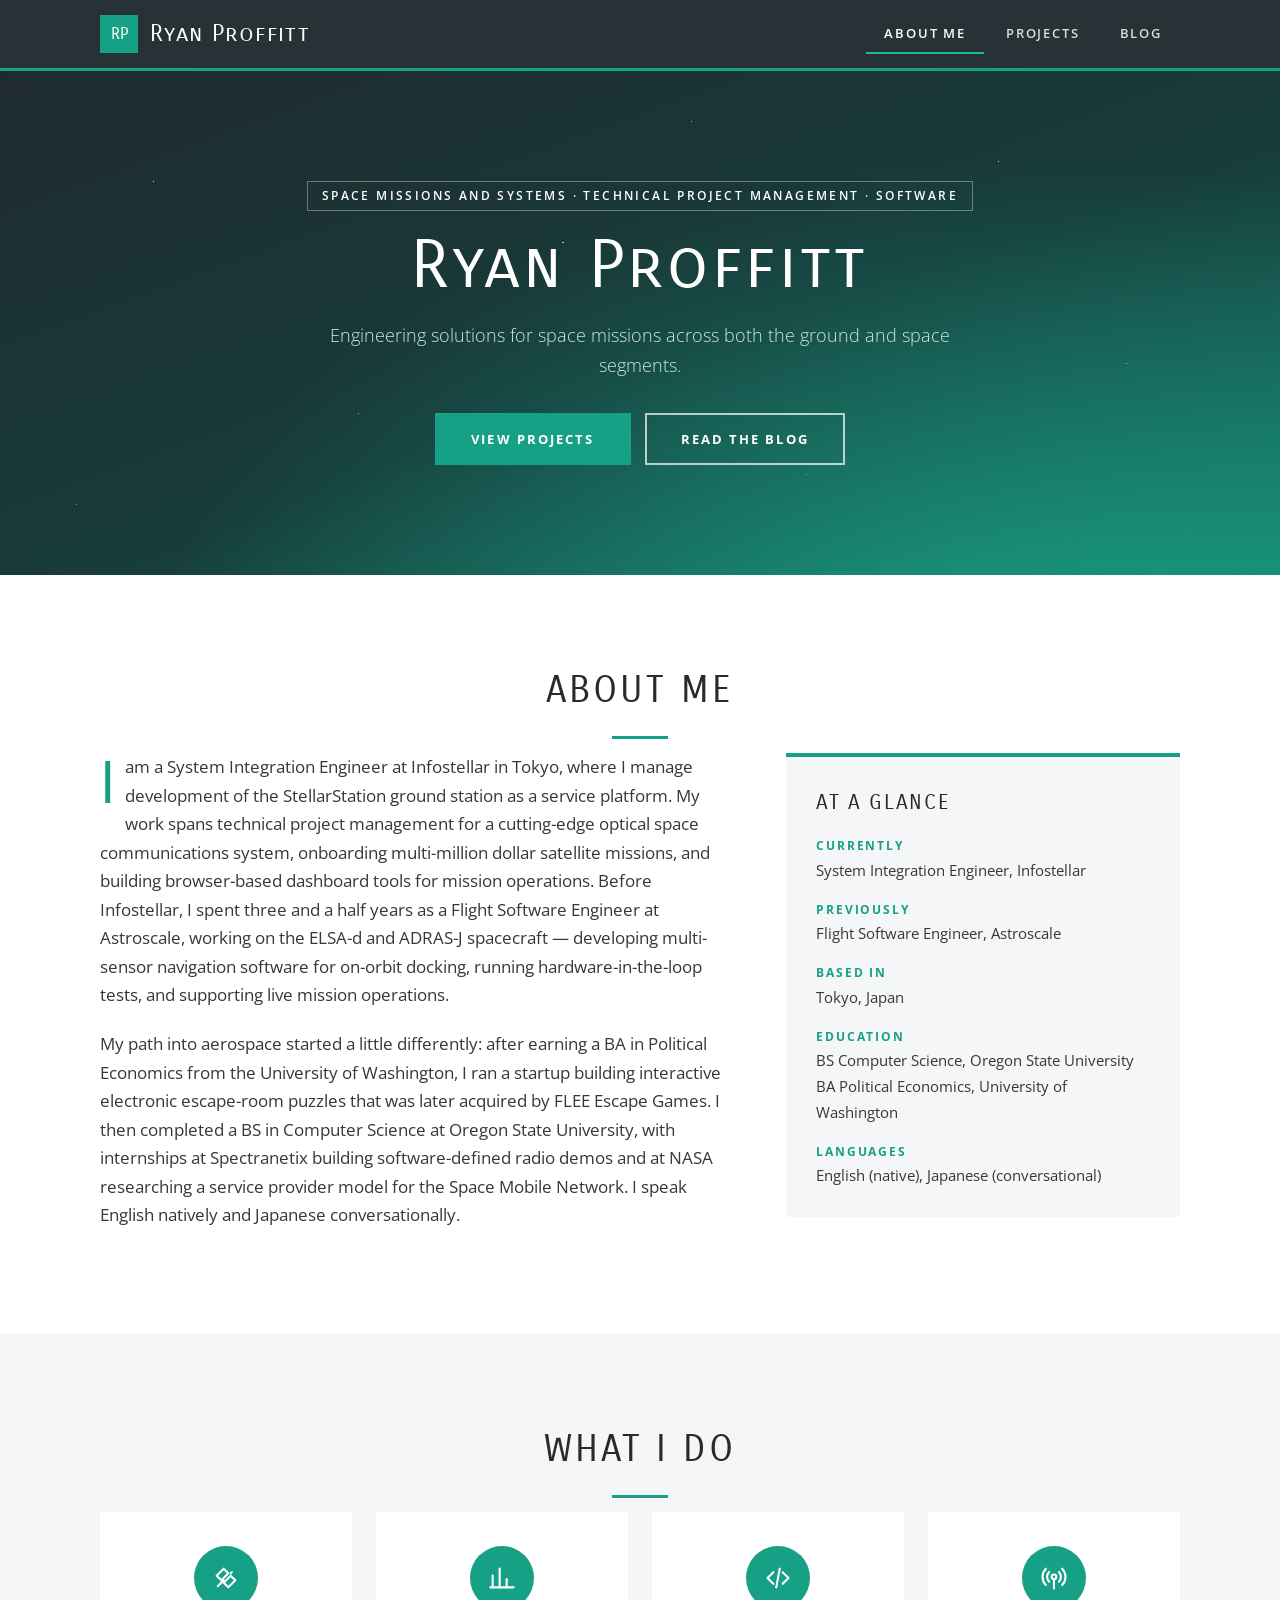
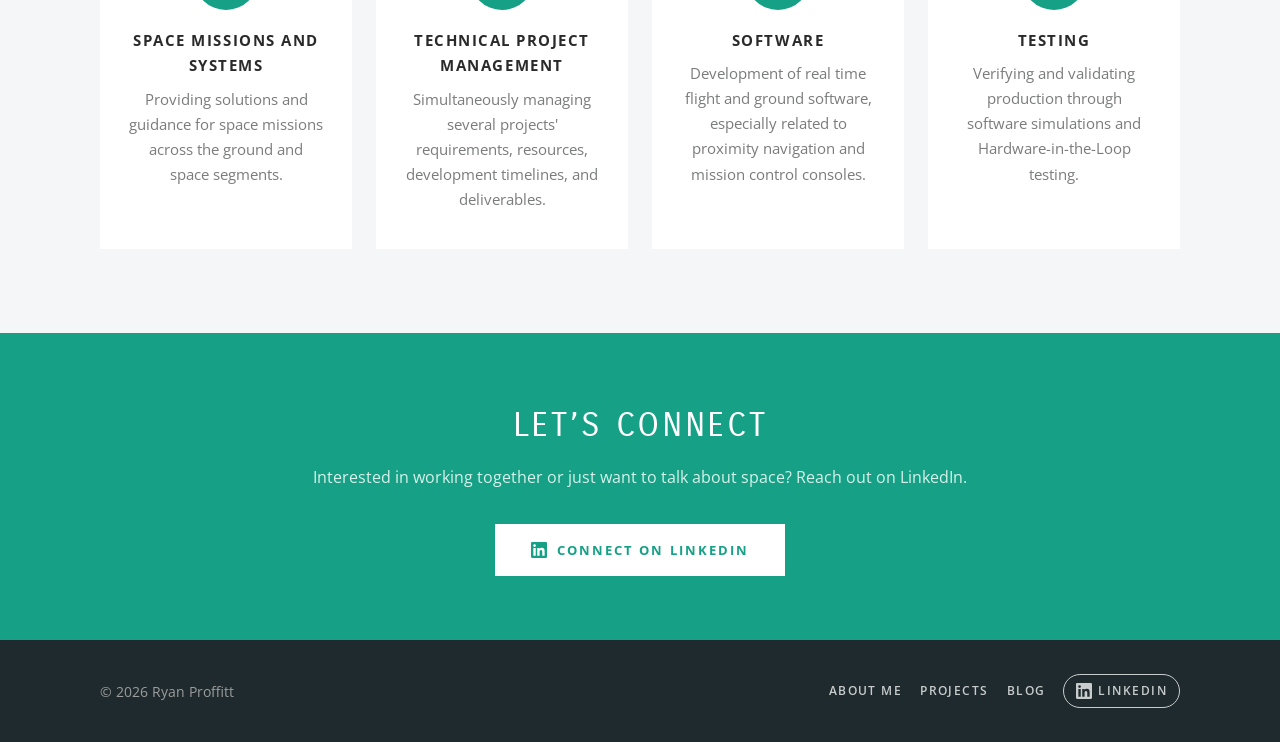
<file: index.html>
<!DOCTYPE html>
<html lang="en">
<head>
  <meta charset="utf-8">
  <meta name="viewport" content="width=device-width, initial-scale=1">
  <title>About Me | Ryan Proffitt</title>
  <meta name="description" content="Ryan Proffitt — space systems and software engineer based in Tokyo.">
  <link rel="icon" href="img/favicon.svg" type="image/svg+xml">
  <link rel="preconnect" href="https://fonts.googleapis.com">
  <link rel="preconnect" href="https://fonts.gstatic.com" crossorigin>
  <link href="https://fonts.googleapis.com/css2?family=Carrois+Gothic+SC&family=Open+Sans:wght@300;400;600;700&display=swap" rel="stylesheet">
  <link rel="stylesheet" href="css/style.css">
</head>
<body>
  <header class="site-header">
    <div class="container">
      <a class="brand" href="index.html"><span class="brand-mark">RP</span>Ryan Proffitt</a>
      <button class="nav-toggle" aria-label="Toggle menu" aria-expanded="false" aria-controls="nav-links">
        <span></span><span></span><span></span>
      </button>
      <ul class="nav-links" id="nav-links">
        <li><a href="index.html" aria-current="page">About Me</a></li>
        <li><a href="projects.html">Projects</a></li>
        <li><a href="blog.html">Blog</a></li>
      </ul>
    </div>
  </header>

  <main>
    <section class="hero">
      <div class="container">
        <span class="eyebrow">Space Missions and Systems &middot; Technical Project Management &middot; Software</span>
        <h1>Ryan Proffitt</h1>
        <p class="tagline">Engineering solutions for space missions across both the ground and space segments.</p>
        <div class="actions">
          <a class="btn" href="projects.html">View Projects</a>
          <a class="btn ghost" href="blog.html">Read the Blog</a>
        </div>
      </div>
    </section>

    <section class="section" id="about">
      <div class="container">
        <h2 class="section-title">About Me</h2>

        <div class="about-grid">
          <div class="about-text reveal">
            <p>I am a System Integration Engineer at Infostellar in Tokyo, where I manage development of the StellarStation ground station as a service platform. My work spans technical project management for a cutting-edge optical space communications system, onboarding multi-million dollar satellite missions, and building browser-based dashboard tools for mission operations. Before Infostellar, I spent three and a half years as a Flight Software Engineer at Astroscale, working on the ELSA-d and ADRAS-J spacecraft&nbsp;&mdash; developing multi-sensor navigation software for on-orbit docking, running hardware-in-the-loop tests, and supporting live mission operations.</p>
            <p>My path into aerospace started a little differently: after earning a BA in Political Economics from the University of Washington, I ran a startup building interactive electronic escape-room puzzles that was later acquired by FLEE Escape Games. I then completed a BS in Computer Science at Oregon State University, with internships at Spectranetix building software-defined radio demos and at NASA researching a service provider model for the Space Mobile Network. I speak English natively and Japanese conversationally.</p>
          </div>

          <aside class="facts reveal" aria-label="Quick facts">
            <h3>At a Glance</h3>
            <dl>
              <dt>Currently</dt>
              <dd>System Integration Engineer, Infostellar</dd>
              <dt>Previously</dt>
              <dd>Flight Software Engineer, Astroscale</dd>
              <dt>Based in</dt>
              <dd>Tokyo, Japan</dd>
              <dt>Education</dt>
              <dd>BS Computer Science, Oregon State University<br>BA Political Economics, University of Washington</dd>
              <dt>Languages</dt>
              <dd>English (native), Japanese (conversational)</dd>
            </dl>
          </aside>
        </div>
      </div>
    </section>

    <section class="section band">
      <div class="container">
        <h2 class="section-title">What I Do</h2>
        <div class="tiles">
          <div class="tile reveal">
            <div class="tile-icon" aria-hidden="true">
              <svg viewBox="0 0 24 24" fill="none" stroke="currentColor" stroke-width="1.8" stroke-linecap="round" stroke-linejoin="round"><path d="M4 10l6-6 4 4-6 6z"/><path d="M14 20l6-6-4-4-6 6z"/><path d="M10 14l-3 3"/><path d="M5 19l2-2"/><path d="M16 8l1-1"/></svg>
            </div>
            <h3>Space Missions and Systems</h3>
            <p>Providing solutions and guidance for space missions across the ground and space segments.</p>
          </div>
          <div class="tile reveal">
            <div class="tile-icon" aria-hidden="true">
              <svg viewBox="0 0 24 24" fill="none" stroke="currentColor" stroke-width="1.8" stroke-linecap="round" stroke-linejoin="round"><path d="M4 20V10"/><path d="M10 20V4"/><path d="M16 20v-7"/><path d="M22 20H2"/></svg>
            </div>
            <h3>Technical Project Management</h3>
            <p>Simultaneously managing several projects' requirements, resources, development timelines, and deliverables.</p>
          </div>
          <div class="tile reveal">
            <div class="tile-icon" aria-hidden="true">
              <svg viewBox="0 0 24 24" fill="none" stroke="currentColor" stroke-width="1.8" stroke-linecap="round" stroke-linejoin="round"><path d="M8 7l-5 5 5 5"/><path d="M16 7l5 5-5 5"/><path d="M13.5 4l-3 16"/></svg>
            </div>
            <h3>Software</h3>
            <p>Development of real time flight and ground software, especially related to proximity navigation and mission control consoles.</p>
          </div>
          <div class="tile reveal">
            <div class="tile-icon" aria-hidden="true">
              <svg viewBox="0 0 24 24" fill="none" stroke="currentColor" stroke-width="1.8" stroke-linecap="round" stroke-linejoin="round"><path d="M12 13v8"/><circle cx="12" cy="11" r="2"/><path d="M7.8 6.8a6 6 0 0 0 0 8.4"/><path d="M16.2 6.8a6 6 0 0 1 0 8.4"/><path d="M5 4a10 10 0 0 0 0 14"/><path d="M19 4a10 10 0 0 1 0 14"/></svg>
            </div>
            <h3>Testing</h3>
            <p>Verifying and validating production through software simulations and Hardware-in-the-Loop testing.</p>
          </div>
        </div>
      </div>
    </section>

    <section class="cta">
      <div class="container">
        <h2>Let&rsquo;s Connect</h2>
        <p>Interested in working together or just want to talk about space? Reach out on LinkedIn.</p>
        <a class="btn btn-linkedin" href="https://www.linkedin.com/in/ryanproffitt" target="_blank" rel="noopener noreferrer">
          <svg viewBox="0 0 24 24" width="16" height="16" aria-hidden="true" focusable="false"><path fill="currentColor" d="M20.45 20.45h-3.56v-5.57c0-1.33-.02-3.04-1.85-3.04-1.85 0-2.14 1.45-2.14 2.94v5.67H9.35V9h3.41v1.56h.05c.48-.9 1.64-1.85 3.37-1.85 3.6 0 4.27 2.37 4.27 5.46v6.28zM5.34 7.43a2.06 2.06 0 1 1 0-4.13 2.06 2.06 0 0 1 0 4.13zM7.12 20.45H3.56V9h3.56v11.45zM22.22 0H1.77C.79 0 0 .77 0 1.73v20.54C0 23.23.79 24 1.77 24h20.45c.98 0 1.78-.77 1.78-1.73V1.73C24 .77 23.2 0 22.22 0z"/></svg>
          <span>Connect on LinkedIn</span>
        </a>
      </div>
    </section>
  </main>

  <footer class="site-footer">
    <div class="container">
      <span>&copy; <span id="year"></span> Ryan Proffitt</span>
      <nav aria-label="Footer">
        <a href="index.html">About Me</a>
        <a href="projects.html">Projects</a>
        <a href="blog.html">Blog</a>
        <a class="footer-linkedin" href="https://www.linkedin.com/in/ryanproffitt" target="_blank" rel="noopener noreferrer" aria-label="Ryan Proffitt on LinkedIn">
          <svg viewBox="0 0 24 24" width="16" height="16" aria-hidden="true" focusable="false"><path fill="currentColor" d="M20.45 20.45h-3.56v-5.57c0-1.33-.02-3.04-1.85-3.04-1.85 0-2.14 1.45-2.14 2.94v5.67H9.35V9h3.41v1.56h.05c.48-.9 1.64-1.85 3.37-1.85 3.6 0 4.27 2.37 4.27 5.46v6.28zM5.34 7.43a2.06 2.06 0 1 1 0-4.13 2.06 2.06 0 0 1 0 4.13zM7.12 20.45H3.56V9h3.56v11.45zM22.22 0H1.77C.79 0 0 .77 0 1.73v20.54C0 23.23.79 24 1.77 24h20.45c.98 0 1.78-.77 1.78-1.73V1.73C24 .77 23.2 0 22.22 0z"/></svg>
          <span>LinkedIn</span>
        </a>
      </nav>
    </div>
  </footer>

  <script src="js/site.js"></script>
</body>
</html>
</file>
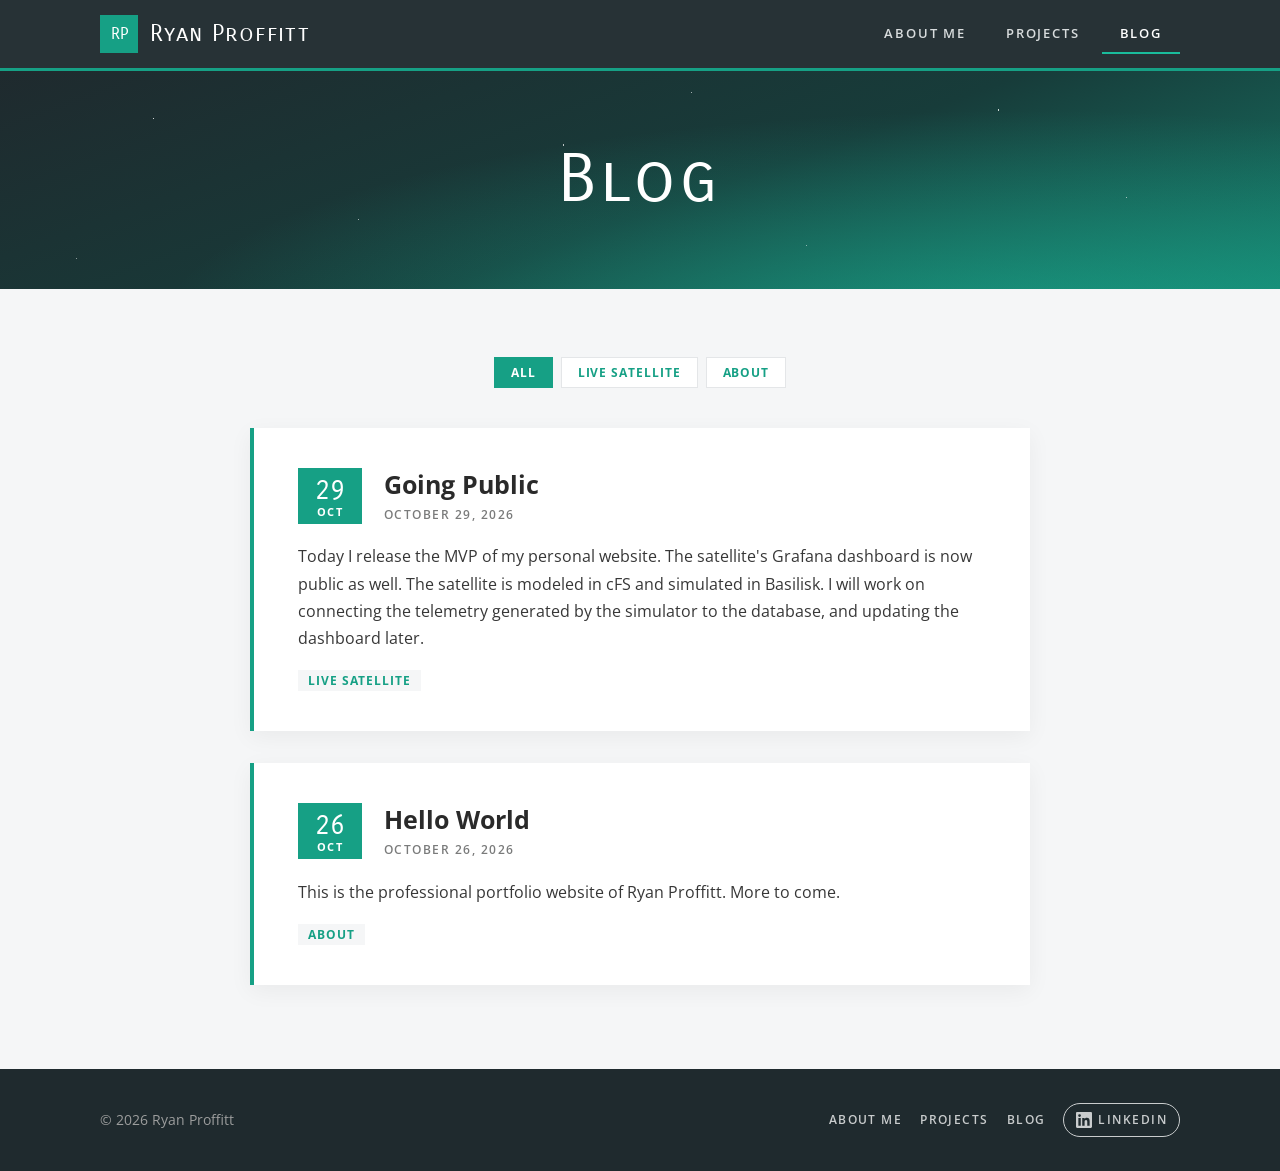
<file: blog.html>
<!DOCTYPE html>
<html lang="en">
<head>
  <meta charset="utf-8">
  <meta name="viewport" content="width=device-width, initial-scale=1">
  <title>Blog | Ryan Proffitt</title>
  <meta name="description" content="Writing by Ryan Proffitt.">
  <link rel="icon" href="img/favicon.svg" type="image/svg+xml">
  <link rel="preconnect" href="https://fonts.googleapis.com">
  <link rel="preconnect" href="https://fonts.gstatic.com" crossorigin>
  <link href="https://fonts.googleapis.com/css2?family=Carrois+Gothic+SC&family=Open+Sans:wght@300;400;600;700&display=swap" rel="stylesheet">
  <link rel="stylesheet" href="css/style.css">
</head>
<body>
  <header class="site-header">
    <div class="container">
      <a class="brand" href="index.html"><span class="brand-mark">RP</span>Ryan Proffitt</a>
      <button class="nav-toggle" aria-label="Toggle menu" aria-expanded="false" aria-controls="nav-links">
        <span></span><span></span><span></span>
      </button>
      <ul class="nav-links" id="nav-links">
        <li><a href="index.html">About Me</a></li>
        <li><a href="projects.html">Projects</a></li>
        <li><a href="blog.html" aria-current="page">Blog</a></li>
      </ul>
    </div>
  </header>

  <main>
    <section class="hero compact">
      <div class="container">
        <h1>Blog</h1>
      </div>
    </section>

    <section class="section band">
      <div class="container">
        <div class="filters" id="filters" hidden></div>
        <!--
          HOW TO ADD A POST
          Copy one <article class="post"> block and put it at the top (newest first).
          Give it a unique id, update the date badge and <time>, and add one
          <button class="tag" data-tag="..."> per tag (data-tag in lowercase).
        -->
        <div id="posts">
          <div class="post-list">
            <article class="post reveal" id="going-public">
              <header class="post-header">
                <div class="date-badge" aria-hidden="true"><span class="day">29</span><span class="mon">Oct</span></div>
                <div>
                  <h2><a href="#going-public">Going Public</a></h2>
                  <p class="meta"><time datetime="2026-10-29">October 29, 2026</time></p>
                </div>
              </header>
              <div class="prose">
                <p>Today I release the MVP of my personal website. The satellite's Grafana dashboard is now public as well. The satellite is modeled in cFS and simulated in Basilisk. I will work on connecting the telemetry generated by the simulator to the database, and updating the dashboard later.</p>
              </div>
              <div class="tags"><button type="button" class="tag" data-tag="Live Satellite">Live Satellite</button></div>
            </article>
            <article class="post reveal" id="hello-world">
              <header class="post-header">
                <div class="date-badge" aria-hidden="true"><span class="day">26</span><span class="mon">Oct</span></div>
                <div>
                  <h2><a href="#hello-world">Hello World</a></h2>
                  <p class="meta"><time datetime="2026-10-26">October 26, 2026</time></p>
                </div>
              </header>
              <div class="prose">
                <p>This is the professional portfolio website of Ryan Proffitt. More to come.</p>
              </div>
              <div class="tags"><button type="button" class="tag" data-tag="about">about</button></div>
            </article>
          </div>
        </div>
      </div>
    </section>
  </main>

  <footer class="site-footer">
    <div class="container">
      <span>&copy; <span id="year"></span> Ryan Proffitt</span>
      <nav aria-label="Footer">
        <a href="index.html">About Me</a>
        <a href="projects.html">Projects</a>
        <a href="blog.html">Blog</a>
        <a class="footer-linkedin" href="https://www.linkedin.com/in/ryanproffitt" target="_blank" rel="noopener noreferrer" aria-label="Ryan Proffitt on LinkedIn">
          <svg viewBox="0 0 24 24" width="16" height="16" aria-hidden="true" focusable="false"><path fill="currentColor" d="M20.45 20.45h-3.56v-5.57c0-1.33-.02-3.04-1.85-3.04-1.85 0-2.14 1.45-2.14 2.94v5.67H9.35V9h3.41v1.56h.05c.48-.9 1.64-1.85 3.37-1.85 3.6 0 4.27 2.37 4.27 5.46v6.28zM5.34 7.43a2.06 2.06 0 1 1 0-4.13 2.06 2.06 0 0 1 0 4.13zM7.12 20.45H3.56V9h3.56v11.45zM22.22 0H1.77C.79 0 0 .77 0 1.73v20.54C0 23.23.79 24 1.77 24h20.45c.98 0 1.78-.77 1.78-1.73V1.73C24 .77 23.2 0 22.22 0z"/></svg>
          <span>LinkedIn</span>
        </a>
      </nav>
    </div>
  </footer>

  <script src="js/site.js"></script>
  <script src="js/blog.js"></script>
</body>
</html>
</file>
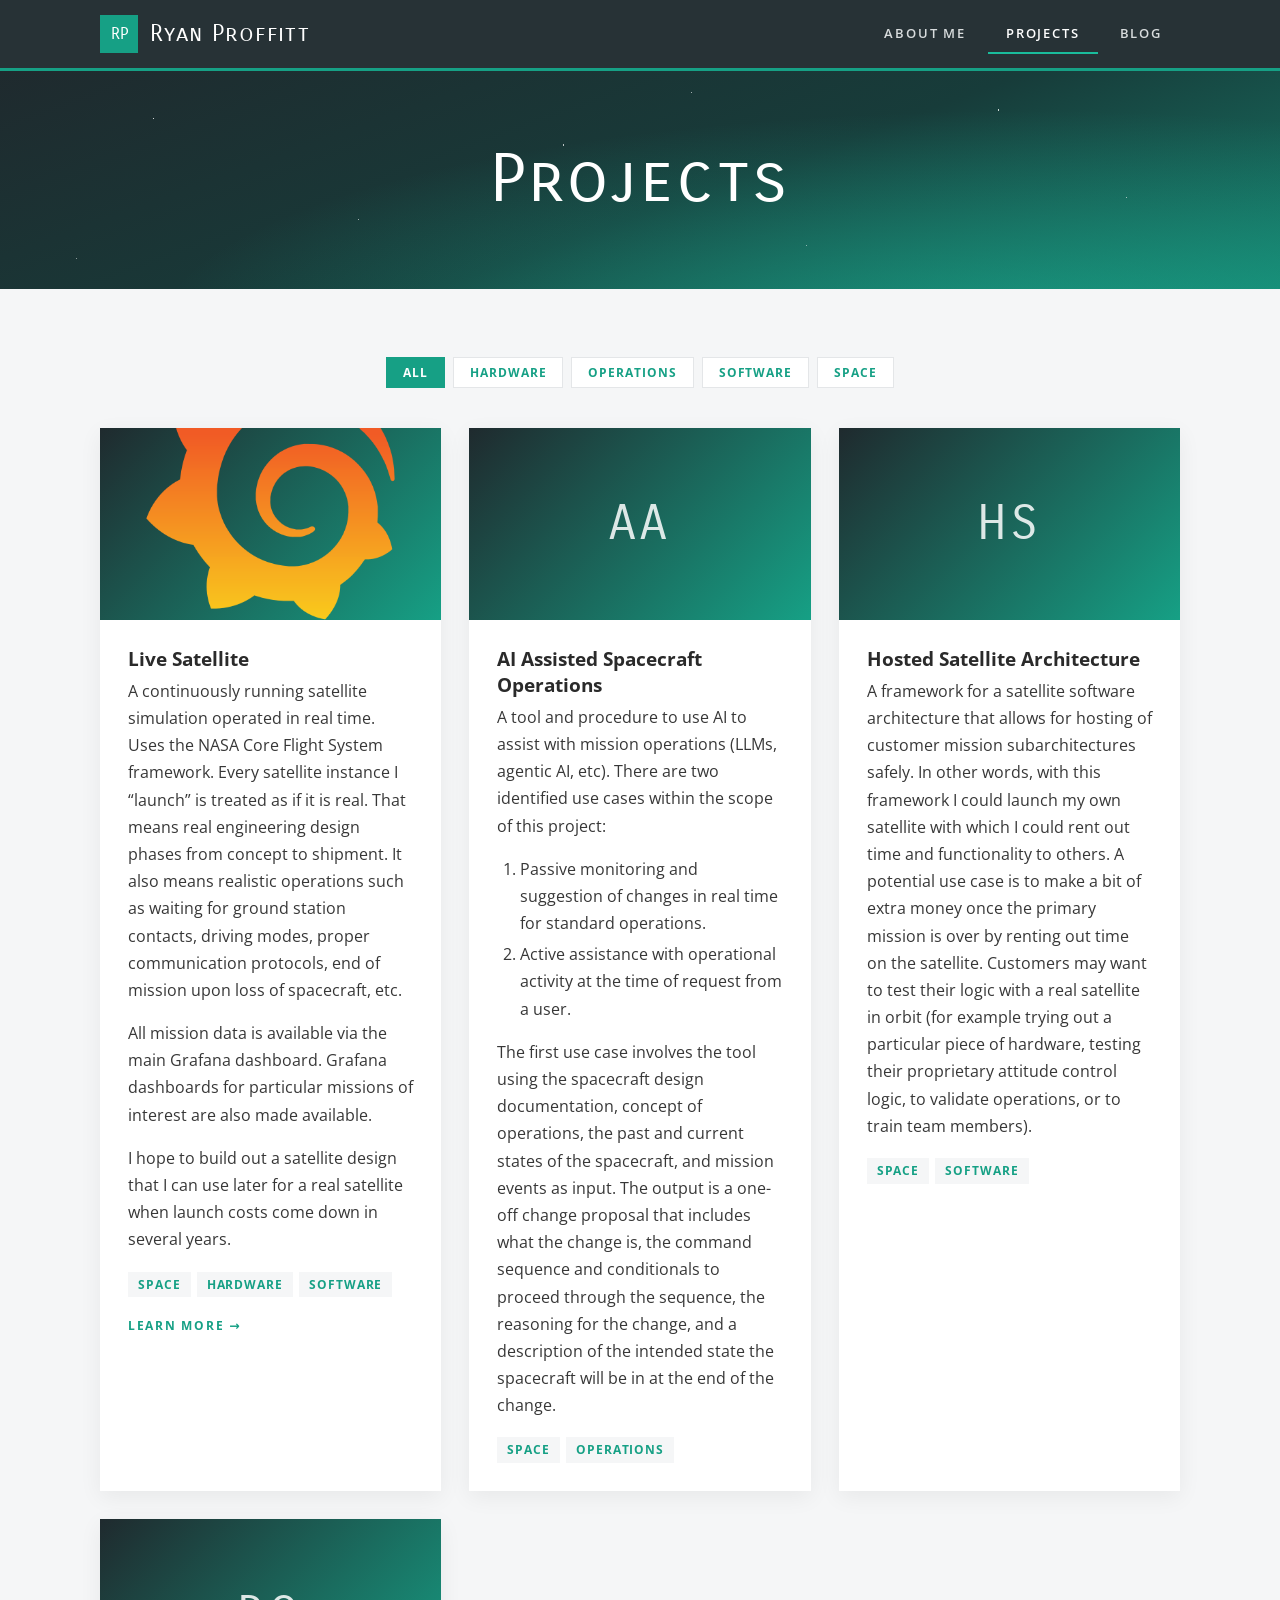
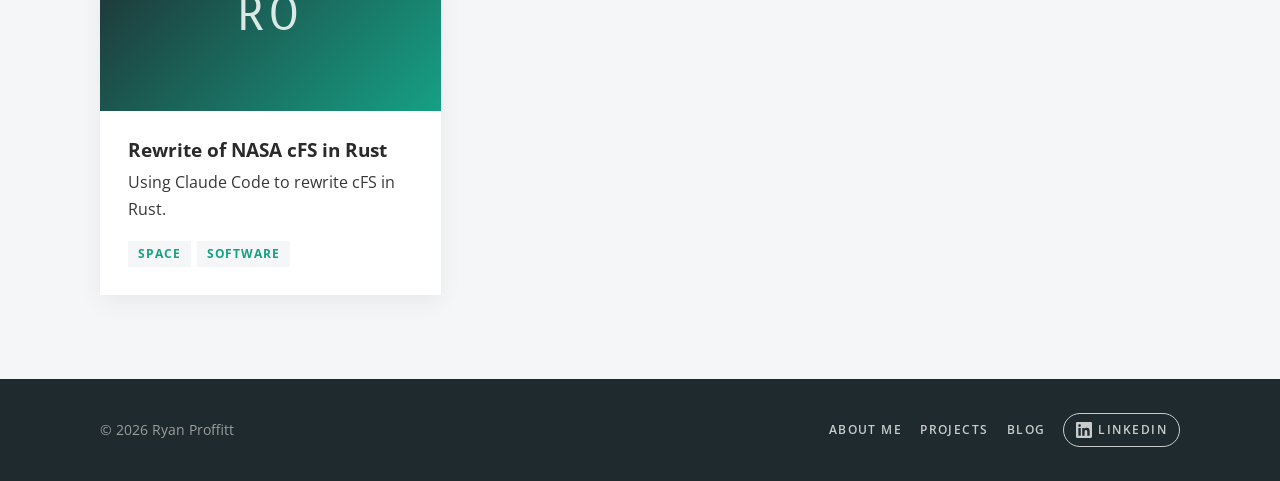
<file: projects.html>
<!DOCTYPE html>
<html lang="en">
<head>
  <meta charset="utf-8">
  <meta name="viewport" content="width=device-width, initial-scale=1">
  <title>Projects | Ryan Proffitt</title>
  <meta name="description" content="Projects by Ryan Proffitt.">
  <link rel="icon" href="img/favicon.svg" type="image/svg+xml">
  <link rel="preconnect" href="https://fonts.googleapis.com">
  <link rel="preconnect" href="https://fonts.gstatic.com" crossorigin>
  <link href="https://fonts.googleapis.com/css2?family=Carrois+Gothic+SC&family=Open+Sans:wght@300;400;600;700&display=swap" rel="stylesheet">
  <link rel="stylesheet" href="css/style.css">
</head>
<body>
  <header class="site-header">
    <div class="container">
      <a class="brand" href="index.html"><span class="brand-mark">RP</span>Ryan Proffitt</a>
      <button class="nav-toggle" aria-label="Toggle menu" aria-expanded="false" aria-controls="nav-links">
        <span></span><span></span><span></span>
      </button>
      <ul class="nav-links" id="nav-links">
        <li><a href="index.html">About Me</a></li>
        <li><a href="projects.html" aria-current="page">Projects</a></li>
        <li><a href="blog.html">Blog</a></li>
      </ul>
    </div>
  </header>

  <main>
    <section class="hero compact">
      <div class="container">
        <h1>Projects</h1>
      </div>
    </section>

    <section class="section band">
      <div class="container">
        <div class="filters" id="filters" hidden></div>
        <!--
          HOW TO ADD A PROJECT
          Copy one <article class="card"> block. Each card has:
            - card-media: an <img> (with link), or <span class="initials"> for no image
            - an <h2> title, linked if the project has a link
            - a prose <div> with the description
            - tags: one <span class="tag"> each (the filter buttons are built from these)
            - an optional "Learn more" link
        -->
        <div id="projects">
          <div class="card-grid">
            <article class="card reveal">
              <a class="card-media" href="https://bigsnail2839.grafana.net/public-dashboards/362dac709ecb42f6976aa8fa247d7ec9" target="_blank" rel="noopener" tabindex="-1" aria-hidden="true">
                <img src="img/Grafana_logo.svg.png" alt="" loading="lazy">
                <span class="overlay"><span>View Project</span></span>
              </a>
              <div class="card-body">
                <h2><a href="https://bigsnail2839.grafana.net/public-dashboards/362dac709ecb42f6976aa8fa247d7ec9" target="_blank" rel="noopener">Live Satellite</a></h2>
                <div class="prose">
                  <p>A continuously running satellite simulation operated in real time. Uses the NASA Core Flight System framework. Every satellite instance I &ldquo;launch&rdquo; is treated as if it is real. That means real engineering design phases from concept to shipment. It also means realistic operations such as waiting for ground station contacts, driving modes, proper communication protocols, end of mission upon loss of spacecraft, etc.</p>
                  <p>All mission data is available via the main Grafana dashboard. Grafana dashboards for particular missions of interest are also made available.</p>
                  <p>I hope to build out a satellite design that I can use later for a real satellite when launch costs come down in several years.</p>
                </div>
                <div class="tags"><span class="tag">space</span><span class="tag">hardware</span><span class="tag">software</span></div>
                <a class="card-link" href="https://bigsnail2839.grafana.net/public-dashboards/362dac709ecb42f6976aa8fa247d7ec9" target="_blank" rel="noopener">Learn more &rarr;</a>
              </div>
            </article>

            <article class="card reveal">
              <div class="card-media"><span class="initials" aria-hidden="true">AA</span></div>
              <div class="card-body">
                <h2>AI Assisted Spacecraft Operations</h2>
                <div class="prose">
                  <p>A tool and procedure to use AI to assist with mission operations (LLMs, agentic AI, etc). There are two identified use cases within the scope of this project:</p>
                  <ol>
                    <li>Passive monitoring and suggestion of changes in real time for standard operations.</li>
                    <li>Active assistance with operational activity at the time of request from a user.</li>
                  </ol>
                  <p>The first use case involves the tool using the spacecraft design documentation, concept of operations, the past and current states of the spacecraft, and mission events as input. The output is a one-off change proposal that includes what the change is, the command sequence and conditionals to proceed through the sequence, the reasoning for the change, and a description of the intended state the spacecraft will be in at the end of the change.</p>
                </div>
                <div class="tags"><span class="tag">space</span><span class="tag">operations</span></div>
              </div>
            </article>

            <article class="card reveal">
              <div class="card-media"><span class="initials" aria-hidden="true">HS</span></div>
              <div class="card-body">
                <h2>Hosted Satellite Architecture</h2>
                <div class="prose">
                  <p>A framework for a satellite software architecture that allows for hosting of customer mission subarchitectures safely. In other words, with this framework I could launch my own satellite with which I could rent out time and functionality to others. A potential use case is to make a bit of extra money once the primary mission is over by renting out time on the satellite. Customers may want to test their logic with a real satellite in orbit (for example trying out a particular piece of hardware, testing their proprietary attitude control logic, to validate operations, or to train team members).</p>
                </div>
                <div class="tags"><span class="tag">space</span><span class="tag">software</span></div>
              </div>
            </article>

            <article class="card reveal">
              <div class="card-media"><span class="initials" aria-hidden="true">RO</span></div>
              <div class="card-body">
                <h2>Rewrite of NASA cFS in Rust</h2>
                <div class="prose">
                  <p>Using Claude Code to rewrite cFS in Rust.</p>
                </div>
                <div class="tags"><span class="tag">space</span><span class="tag">software</span></div>
              </div>
            </article>
          </div>
        </div>
      </div>
    </section>
  </main>

  <footer class="site-footer">
    <div class="container">
      <span>&copy; <span id="year"></span> Ryan Proffitt</span>
      <nav aria-label="Footer">
        <a href="index.html">About Me</a>
        <a href="projects.html">Projects</a>
        <a href="blog.html">Blog</a>
        <a class="footer-linkedin" href="https://www.linkedin.com/in/ryanproffitt" target="_blank" rel="noopener noreferrer" aria-label="Ryan Proffitt on LinkedIn">
          <svg viewBox="0 0 24 24" width="16" height="16" aria-hidden="true" focusable="false"><path fill="currentColor" d="M20.45 20.45h-3.56v-5.57c0-1.33-.02-3.04-1.85-3.04-1.85 0-2.14 1.45-2.14 2.94v5.67H9.35V9h3.41v1.56h.05c.48-.9 1.64-1.85 3.37-1.85 3.6 0 4.27 2.37 4.27 5.46v6.28zM5.34 7.43a2.06 2.06 0 1 1 0-4.13 2.06 2.06 0 0 1 0 4.13zM7.12 20.45H3.56V9h3.56v11.45zM22.22 0H1.77C.79 0 0 .77 0 1.73v20.54C0 23.23.79 24 1.77 24h20.45c.98 0 1.78-.77 1.78-1.73V1.73C24 .77 23.2 0 22.22 0z"/></svg>
          <span>LinkedIn</span>
        </a>
      </nav>
    </div>
  </footer>

  <script src="js/site.js"></script>
  <script src="js/projects.js"></script>
</body>
</html>
</file>
<file: css/style.css>
/* Flat portfolio theme, inspired by the w3layouts "Photo Time" template:
   teal accents, charcoal text, light-grey bands, Open Sans + Carrois Gothic SC. */

:root {
  --teal: #16a085;
  --teal-light: #1abc9c;
  --charcoal: #373737;
  --ink: #2a2a2a;
  --muted: #7a7b7b;
  --band: #f5f6f7;
  --line: #e4e6e8;
  --white: #fff;
  --night: #1f2a2e;
  --display: "Carrois Gothic SC", "Open Sans", sans-serif;
  --body: "Open Sans", system-ui, sans-serif;
  --max: 1120px;
}

*,
*::before,
*::after { box-sizing: border-box; }

html { scroll-behavior: smooth; }

body {
  margin: 0;
  font-family: var(--body);
  font-size: 16px;
  line-height: 1.7;
  color: var(--charcoal);
  background: var(--white);
  display: flex;
  flex-direction: column;
  min-height: 100vh;
}

main { flex: 1; }

a { color: var(--teal); text-decoration: none; transition: color .2s; }
a:hover { color: var(--teal-light); }

img { max-width: 100%; display: block; }

.container {
  width: 100%;
  max-width: var(--max);
  margin: 0 auto;
  padding: 0 20px;
}

/* ---------- Header / navigation ---------- */

.site-header {
  position: sticky;
  top: 0;
  z-index: 50;
  background: rgba(31, 42, 46, .96);
  backdrop-filter: blur(6px);
  border-bottom: 3px solid var(--teal);
}

.site-header .container {
  display: flex;
  align-items: center;
  justify-content: space-between;
  height: 68px;
}

.brand {
  display: flex;
  align-items: center;
  gap: 12px;
  color: var(--white);
  font-family: var(--display);
  font-size: 1.45rem;
  letter-spacing: .06em;
}
.brand:hover { color: var(--white); }

.brand-mark {
  display: grid;
  place-items: center;
  width: 38px;
  height: 38px;
  background: var(--teal);
  color: var(--white);
  font-size: 1rem;
  letter-spacing: 0;
}

.nav-links {
  display: flex;
  gap: 4px;
  list-style: none;
  margin: 0;
  padding: 0;
}

.nav-links a {
  display: block;
  padding: 8px 18px;
  color: #d8dcdd;
  font-size: .82rem;
  font-weight: 600;
  letter-spacing: .14em;
  text-transform: uppercase;
  border-bottom: 2px solid transparent;
}
.nav-links a:hover { color: var(--white); }
.nav-links a[aria-current="page"] {
  color: var(--white);
  border-bottom-color: var(--teal-light);
}

.nav-toggle {
  display: none;
  background: none;
  border: 0;
  padding: 8px;
  cursor: pointer;
}
.nav-toggle span {
  display: block;
  width: 24px;
  height: 2px;
  margin: 5px 0;
  background: var(--white);
  transition: transform .25s, opacity .25s;
}

@media (max-width: 720px) {
  .nav-toggle { display: block; }
  .nav-links {
    position: absolute;
    top: 71px;
    left: 0;
    right: 0;
    flex-direction: column;
    gap: 0;
    background: var(--night);
    max-height: 0;
    overflow: hidden;
    transition: max-height .3s ease;
  }
  .nav-links a { padding: 14px 20px; border-bottom: 1px solid rgba(255,255,255,.06); }
  .nav-links a[aria-current="page"] { border-bottom-color: rgba(255,255,255,.06); border-left: 3px solid var(--teal-light); }
  .site-header.open .nav-links { max-height: 300px; }
  .site-header.open .nav-toggle span:nth-child(1) { transform: translateY(7px) rotate(45deg); }
  .site-header.open .nav-toggle span:nth-child(2) { opacity: 0; }
  .site-header.open .nav-toggle span:nth-child(3) { transform: translateY(-7px) rotate(-45deg); }
}

/* ---------- Hero banner ---------- */

.hero {
  position: relative;
  color: var(--white);
  text-align: center;
  background:
    radial-gradient(1px 1px at 12% 22%, rgba(255,255,255,.8) 50%, transparent 51%),
    radial-gradient(1px 1px at 28% 68%, rgba(255,255,255,.6) 50%, transparent 51%),
    radial-gradient(1.5px 1.5px at 44% 34%, rgba(255,255,255,.7) 50%, transparent 51%),
    radial-gradient(1px 1px at 63% 80%, rgba(255,255,255,.5) 50%, transparent 51%),
    radial-gradient(1.5px 1.5px at 78% 18%, rgba(255,255,255,.8) 50%, transparent 51%),
    radial-gradient(1px 1px at 88% 58%, rgba(255,255,255,.6) 50%, transparent 51%),
    radial-gradient(1px 1px at 6% 86%, rgba(255,255,255,.5) 50%, transparent 51%),
    radial-gradient(1px 1px at 54% 10%, rgba(255,255,255,.6) 50%, transparent 51%),
    radial-gradient(ellipse at 80% 120%, rgba(26,188,156,.55), transparent 60%),
    linear-gradient(160deg, #1f2a2e 0%, #173c3a 55%, #16a085 130%);
  overflow: hidden;
}

.hero .container { position: relative; padding-top: 110px; padding-bottom: 110px; }
.hero.compact .container { padding-top: 72px; padding-bottom: 72px; }

.hero h1 {
  margin: 0;
  font-family: var(--display);
  font-weight: 400;
  font-size: clamp(2.4rem, 6vw, 4.2rem);
  letter-spacing: .05em;
  line-height: 1.1;
}

.hero .tagline {
  margin: 18px auto 0;
  max-width: 640px;
  font-size: 1.1rem;
  font-weight: 300;
  color: #cfe9e3;
}

.hero .eyebrow {
  display: inline-block;
  margin-bottom: 18px;
  padding: 4px 14px;
  border: 1px solid rgba(255,255,255,.35);
  font-size: .75rem;
  font-weight: 600;
  letter-spacing: .2em;
  text-transform: uppercase;
}

.btn {
  display: inline-block;
  margin-top: 32px;
  padding: 13px 34px;
  background: var(--teal);
  color: var(--white);
  font-size: .82rem;
  font-weight: 700;
  letter-spacing: .16em;
  text-transform: uppercase;
  border: 2px solid var(--teal);
  transition: background .2s, border-color .2s, color .2s;
}
.btn:hover { background: var(--teal-light); border-color: var(--teal-light); color: var(--white); }
.btn.ghost { background: transparent; border-color: rgba(255,255,255,.7); margin-left: 10px; }
.btn.ghost:hover { background: var(--white); color: var(--night); border-color: var(--white); }

@media (max-width: 480px) {
  .btn.ghost { margin-left: 0; }
  .hero .actions { display: flex; flex-direction: column; align-items: center; }
}

/* ---------- Sections ---------- */

.section { padding: 84px 0; }
.section.band { background: var(--band); }

.section-title {
  margin: 0 0 14px;
  text-align: center;
  font-family: var(--display);
  font-weight: 400;
  font-size: clamp(1.8rem, 3.5vw, 2.3rem);
  letter-spacing: .08em;
  text-transform: uppercase;
  color: var(--ink);
}
.section-title::after {
  content: "";
  display: block;
  width: 56px;
  height: 3px;
  margin: 14px auto 0;
  background: var(--teal);
}

.section-lead {
  max-width: 620px;
  margin: 0 auto 48px;
  text-align: center;
  color: var(--muted);
}

/* ---------- About ---------- */

.about-grid {
  display: grid;
  grid-template-columns: 1.6fr 1fr;
  gap: 56px;
  align-items: start;
}

.about-text p { margin: 0 0 1.2em; font-size: 1.05rem; }
.about-text p:first-child::first-letter {
  float: left;
  font-family: var(--display);
  font-size: 3.6rem;
  line-height: .9;
  padding: 6px 10px 0 0;
  color: var(--teal);
}

.facts {
  background: var(--white);
  border-top: 4px solid var(--teal);
  box-shadow: 0 10px 30px rgba(0,0,0,.06);
  padding: 28px 30px;
}
.section:not(.band) .facts { background: var(--band); box-shadow: none; }

.facts h3 {
  margin: 0 0 16px;
  font-family: var(--display);
  font-weight: 400;
  font-size: 1.3rem;
  letter-spacing: .08em;
  text-transform: uppercase;
  color: var(--ink);
}

.facts dl { margin: 0; }
.facts dt {
  font-size: .72rem;
  font-weight: 700;
  letter-spacing: .16em;
  text-transform: uppercase;
  color: var(--teal);
}
.facts dd { margin: 2px 0 16px; font-size: .95rem; }
.facts dd:last-child { margin-bottom: 0; }

@media (max-width: 860px) {
  .about-grid { grid-template-columns: 1fr; gap: 40px; }
}

/* Highlight tiles (flat icon boxes) */

.tiles {
  display: grid;
  grid-template-columns: repeat(auto-fit, minmax(230px, 1fr));
  gap: 24px;
}

.tile {
  background: var(--white);
  padding: 34px 28px;
  text-align: center;
  border-bottom: 3px solid transparent;
  transition: transform .25s, border-color .25s, box-shadow .25s;
}
.tile:hover {
  transform: translateY(-4px);
  border-bottom-color: var(--teal);
  box-shadow: 0 14px 30px rgba(0,0,0,.07);
}

.tile-icon {
  display: grid;
  place-items: center;
  width: 64px;
  height: 64px;
  margin: 0 auto 18px;
  border-radius: 50%;
  background: var(--teal);
  color: var(--white);
}
.tile-icon svg { width: 28px; height: 28px; }

.tile h3 {
  margin: 0 0 8px;
  font-size: .95rem;
  font-weight: 700;
  letter-spacing: .1em;
  text-transform: uppercase;
  color: var(--ink);
}
.tile p { margin: 0; font-size: .92rem; color: var(--muted); }

/* ---------- Cards (projects + blog) ---------- */

.card-grid {
  display: grid;
  grid-template-columns: repeat(auto-fill, minmax(300px, 1fr));
  gap: 28px;
}

.card {
  display: flex;
  flex-direction: column;
  background: var(--white);
  box-shadow: 0 6px 22px rgba(0,0,0,.06);
  transition: transform .25s, box-shadow .25s;
}
.card:hover { transform: translateY(-4px); box-shadow: 0 16px 34px rgba(0,0,0,.1); }

.card-media {
  position: relative;
  aspect-ratio: 16 / 9;
  overflow: hidden;
  background: linear-gradient(135deg, #1f2a2e, #16a085);
}
.card-media img { width: 100%; height: 100%; object-fit: cover; transition: transform .5s; }
.card:hover .card-media img { transform: scale(1.06); }

.card-media .initials {
  position: absolute;
  inset: 0;
  display: grid;
  place-items: center;
  font-family: var(--display);
  font-size: 3rem;
  letter-spacing: .08em;
  color: rgba(255,255,255,.85);
}

.card-media .overlay {
  position: absolute;
  inset: 0;
  display: grid;
  place-items: center;
  background: rgba(22,160,133,.88);
  opacity: 0;
  transition: opacity .3s;
}
.card:hover .overlay { opacity: 1; }
.overlay span {
  padding: 10px 24px;
  border: 2px solid var(--white);
  color: var(--white);
  font-size: .78rem;
  font-weight: 700;
  letter-spacing: .16em;
  text-transform: uppercase;
}

.card-body { flex: 1; padding: 26px 28px 28px; }

.card-body h2,
.card-body h3 {
  margin: 0 0 6px;
  font-size: 1.2rem;
  font-weight: 700;
  color: var(--ink);
  line-height: 1.35;
}
.card-body h2 a { color: inherit; }
.card-body h2 a:hover { color: var(--teal); }

.meta {
  margin: 0 0 14px;
  font-size: .78rem;
  font-weight: 600;
  letter-spacing: .12em;
  text-transform: uppercase;
  color: var(--muted);
}

.tags { display: flex; flex-wrap: wrap; gap: 6px; margin-top: 18px; }
.tag {
  padding: 3px 10px;
  background: var(--band);
  color: var(--teal);
  font-size: .72rem;
  font-weight: 700;
  letter-spacing: .08em;
  text-transform: uppercase;
  border: 0;
  font-family: inherit;
}
button.tag { cursor: pointer; transition: background .2s, color .2s; }
button.tag:hover,
button.tag.active { background: var(--teal); color: var(--white); }

.card-link {
  display: inline-block;
  margin-top: 18px;
  font-size: .78rem;
  font-weight: 700;
  letter-spacing: .14em;
  text-transform: uppercase;
}

/* Filter bar */

.filters {
  display: flex;
  flex-wrap: wrap;
  justify-content: center;
  gap: 8px;
  margin: -16px 0 40px;
}
.filters .tag { padding: 7px 16px; background: var(--white); border: 1px solid var(--line); }
.section:not(.band) .filters .tag { background: var(--band); border-color: transparent; }
.filters .tag.active,
.filters .tag:hover { background: var(--teal); border-color: var(--teal); color: var(--white); }

/* ---------- Blog posts ---------- */

.post-list { max-width: 780px; margin: 0 auto; display: grid; gap: 32px; }

.post {
  background: var(--white);
  padding: 40px 44px;
  border-left: 4px solid var(--teal);
  box-shadow: 0 6px 22px rgba(0,0,0,.05);
  scroll-margin-top: 100px;
}

.post-header { display: flex; gap: 22px; align-items: flex-start; margin-bottom: 18px; }

.date-badge {
  flex: none;
  width: 64px;
  text-align: center;
  background: var(--teal);
  color: var(--white);
  padding: 8px 0 6px;
  line-height: 1.1;
}
.date-badge .day { display: block; font-family: var(--display); font-size: 1.7rem; }
.date-badge .mon { display: block; font-size: .68rem; font-weight: 700; letter-spacing: .14em; text-transform: uppercase; }

.post h2 { margin: 0 0 4px; font-size: 1.55rem; font-weight: 700; color: var(--ink); line-height: 1.3; }
.post h2 a { color: inherit; }
.post h2 a:hover { color: var(--teal); }
.post .meta { margin: 0; }

@media (max-width: 560px) {
  .post { padding: 28px 22px; }
  .post-header { gap: 14px; }
}

/* ---------- Rendered Markdown ---------- */

.prose > :first-child { margin-top: 0; }
.prose > :last-child { margin-bottom: 0; }
.prose p, .prose ul, .prose ol, .prose blockquote, .prose pre { margin: 0 0 1em; }
.prose h3, .prose h4, .prose h5 { margin: 1.6em 0 .5em; color: var(--ink); }
.prose ul, .prose ol { padding-left: 1.4em; }
.prose li { margin: .25em 0; }
.prose a { text-decoration: underline; text-underline-offset: 2px; }
.prose img { margin: 1.2em 0; }
.prose blockquote {
  padding: 4px 0 4px 18px;
  border-left: 3px solid var(--teal-light);
  color: var(--muted);
  font-style: italic;
}
.prose code {
  padding: 1px 6px;
  background: var(--band);
  font-family: ui-monospace, SFMono-Regular, Menlo, monospace;
  font-size: .88em;
}
.prose pre {
  padding: 16px 18px;
  overflow-x: auto;
  background: var(--night);
  color: #e3eeec;
}
.prose pre code { padding: 0; background: none; color: inherit; }
.prose hr { border: 0; border-top: 1px solid var(--line); margin: 2em 0; }

/* ---------- States ---------- */

.empty-state {
  max-width: 620px;
  margin: 0 auto;
  padding: 44px 40px;
  text-align: center;
  background: var(--white);
  border: 2px dashed var(--line);
}
.empty-state h3 { margin: 0 0 8px; color: var(--ink); }
.empty-state p { margin: 0 0 1em; color: var(--muted); }
.empty-state pre {
  margin: 0;
  padding: 16px 18px;
  text-align: left;
  background: var(--night);
  color: #e3eeec;
  font-size: .85rem;
  overflow-x: auto;
}

.loading { text-align: center; color: var(--muted); }

/* ---------- Call to action band ---------- */

.cta {
  background: var(--teal);
  color: var(--white);
  text-align: center;
  padding: 64px 0;
}
.cta h2 {
  margin: 0 0 10px;
  font-family: var(--display);
  font-weight: 400;
  font-size: clamp(1.6rem, 3vw, 2.1rem);
  letter-spacing: .08em;
  text-transform: uppercase;
}
.cta p { margin: 0; color: #d7f2ec; }
.cta .btn { background: var(--white); border-color: var(--white); color: var(--teal); }
.cta .btn:hover { background: var(--night); border-color: var(--night); color: var(--white); }

/* ---------- Footer ---------- */

.site-footer {
  background: var(--night);
  color: #9c9d9d;
  font-size: .85rem;
  padding: 34px 0;
}
.site-footer .container {
  display: flex;
  flex-wrap: wrap;
  gap: 16px;
  align-items: center;
  justify-content: space-between;
}
.site-footer nav { display: flex; gap: 18px; }
.site-footer a {
  color: #c9cccd;
  font-weight: 600;
  letter-spacing: .12em;
  text-transform: uppercase;
  font-size: .75rem;
}
.site-footer a:hover { color: var(--teal-light); }
.site-footer nav { align-items: center; flex-wrap: wrap; justify-content: center; }
.site-footer .footer-linkedin {
  display: inline-flex;
  align-items: center;
  gap: 6px;
  padding: 6px 12px;
  border: 1px solid currentColor;
  border-radius: 999px;
}

@media (max-width: 560px) {
  .site-footer .container { flex-direction: column; text-align: center; }
}

/* ---------- Scroll reveal ---------- */

.reveal { opacity: 0; transform: translateY(18px); transition: opacity .6s ease, transform .6s ease; }
.reveal.visible { opacity: 1; transform: none; }

@media (prefers-reduced-motion: reduce) {
  html { scroll-behavior: auto; }
  .reveal { opacity: 1; transform: none; transition: none; }
  * { transition: none !important; }
}

.btn-linkedin { display: inline-flex; align-items: center; gap: 10px; }
</file>
